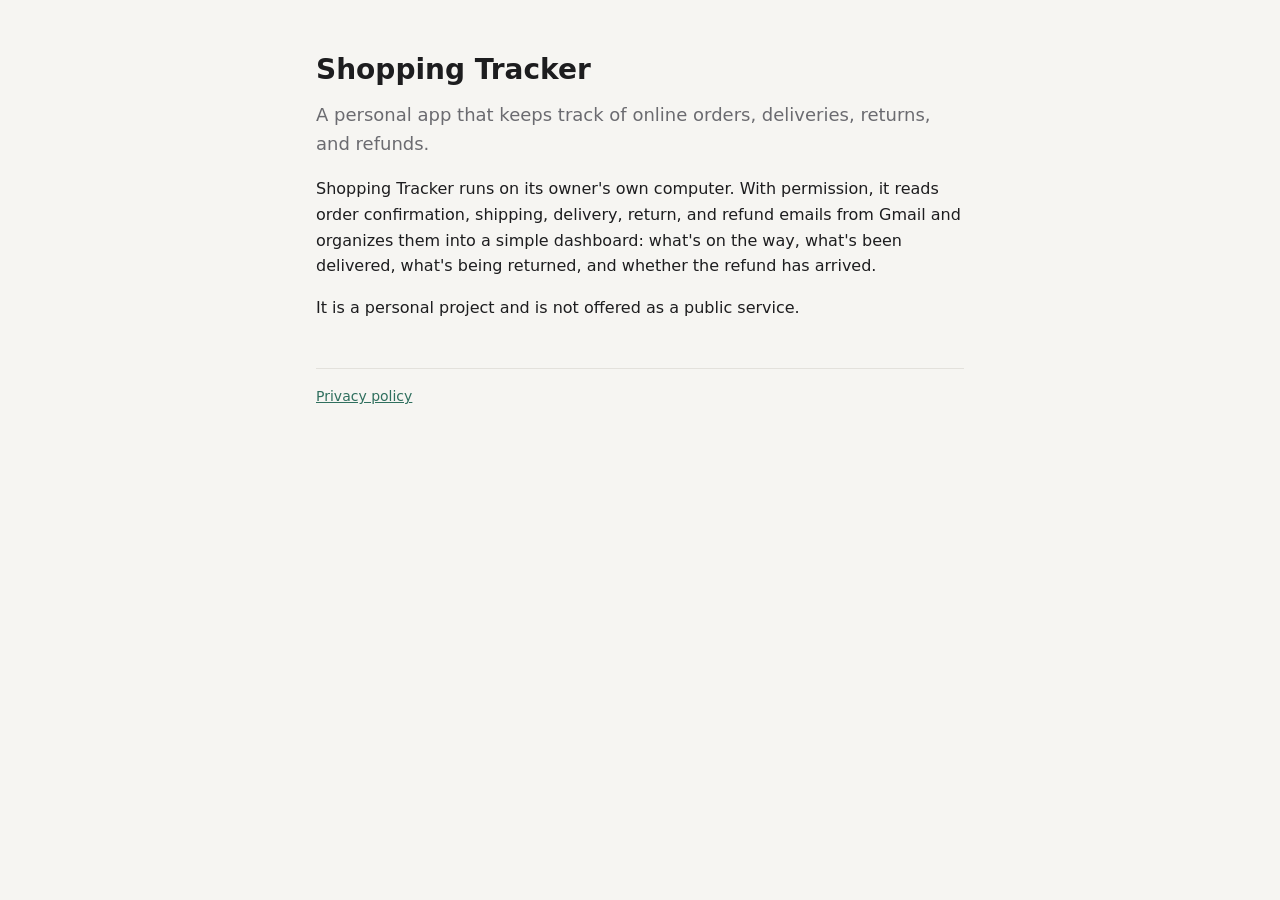
<file: index.html>
<!doctype html>
<html lang="en">
<head>
<meta charset="utf-8">
<meta name="viewport" content="width=device-width, initial-scale=1">
<title>Shopping Tracker</title>
<link rel="stylesheet" href="style.css">
</head>
<body>
<main>
  <h1>Shopping Tracker</h1>
  <p class="lead">A personal app that keeps track of online orders, deliveries, returns, and refunds.</p>

  <p>Shopping Tracker runs on its owner's own computer. With permission, it reads order confirmation,
  shipping, delivery, return, and refund emails from Gmail and organizes them into a simple dashboard:
  what's on the way, what's been delivered, what's being returned, and whether the refund has arrived.</p>

  <p>It is a personal project and is not offered as a public service.</p>

  <footer><a href="privacy.html">Privacy policy</a></footer>
</main>
</body>
</html>
</file>
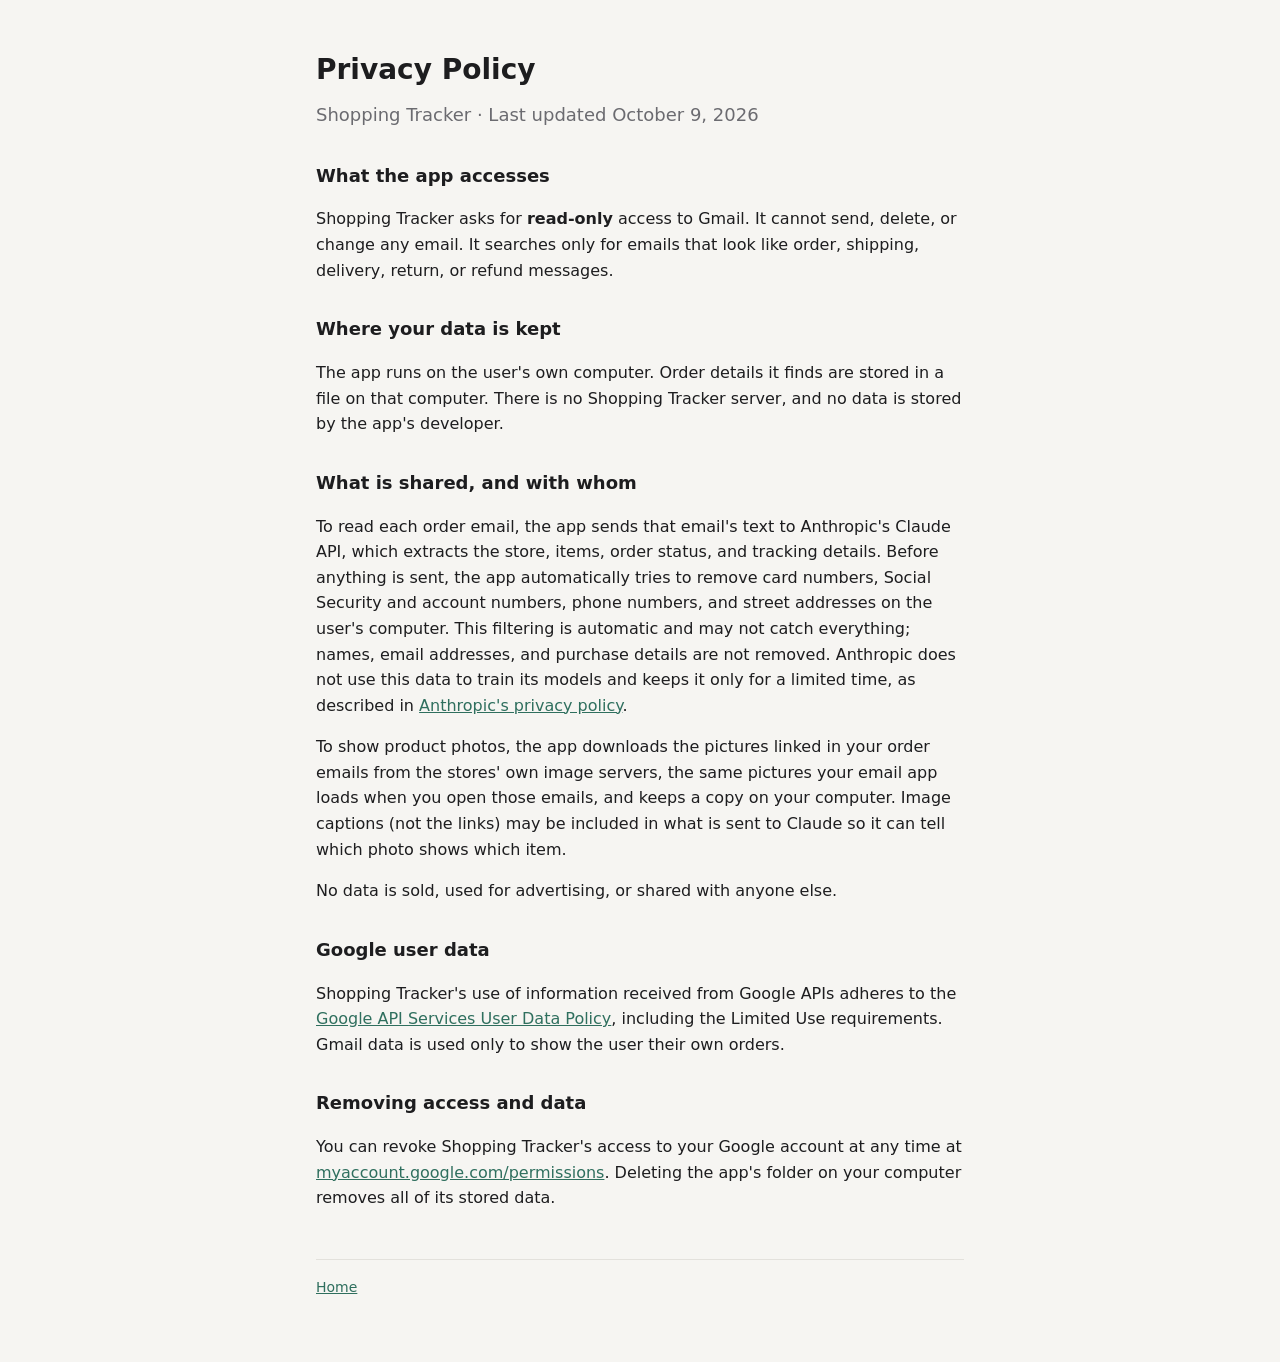
<file: privacy.html>
<!doctype html>
<html lang="en">
<head>
<meta charset="utf-8">
<meta name="viewport" content="width=device-width, initial-scale=1">
<title>Privacy Policy</title>
<link rel="stylesheet" href="style.css">
</head>
<body>
<main>
  <h1>Privacy Policy</h1>
  <p class="lead">Shopping Tracker · Last updated October 9, 2026</p>

  <h2>What the app accesses</h2>
  <p>Shopping Tracker asks for <strong>read-only</strong> access to Gmail. It cannot send, delete, or change
  any email. It searches only for emails that look like order, shipping, delivery, return, or refund messages.</p>

  <h2>Where your data is kept</h2>
  <p>The app runs on the user's own computer. Order details it finds are stored in a file on that computer.
  There is no Shopping Tracker server, and no data is stored by the app's developer.</p>

  <h2>What is shared, and with whom</h2>
  <p>To read each order email, the app sends that email's text to Anthropic's Claude API, which extracts the
  store, items, order status, and tracking details. Before anything is sent, the app automatically tries to remove card numbers,
  Social Security and account numbers, phone numbers, and street addresses on the user's computer.
  This filtering is automatic and may not catch everything; names, email addresses, and purchase details
  are not removed.
  Anthropic does not use this data to train its models and keeps it only for a limited time, as described in
  <a href="https://www.anthropic.com/legal/privacy">Anthropic's privacy policy</a>.</p>
  <p>To show product photos, the app downloads the pictures linked in your order emails from the stores' own image
  servers, the same pictures your email app loads when you open those emails, and keeps a copy on your computer.
  Image captions (not the links) may be included in what is sent to Claude so it can tell which photo shows which item.</p>
  <p>No data is sold, used for advertising, or shared with anyone else.</p>

  <h2>Google user data</h2>
  <p>Shopping Tracker's use of information received from Google APIs adheres to the
  <a href="https://developers.google.com/terms/api-services-user-data-policy">Google API Services User Data Policy</a>,
  including the Limited Use requirements. Gmail data is used only to show the user their own orders.</p>

  <h2>Removing access and data</h2>
  <p>You can revoke Shopping Tracker's access to your Google account at any time at
  <a href="https://myaccount.google.com/permissions">myaccount.google.com/permissions</a>.
  Deleting the app's folder on your computer removes all of its stored data.</p>

  <footer><a href="index.html">Home</a></footer>
</main>
</body>
</html>
</file>
<file: style.css>
:root { --bg:#f6f5f2; --surface:#fff; --text:#1d1d1f; --muted:#6b6b70; --border:#e3e1dc; --accent:#2f6f5e; }
@media (prefers-color-scheme: dark) { :root { --bg:#161618; --surface:#1f1f22; --text:#ececee; --muted:#9a9aa1; --border:#313136; --accent:#7cc4ab; } }
* { box-sizing: border-box; }
body { margin:0; background:var(--bg); color:var(--text); font:16px/1.6 system-ui,-apple-system,"Segoe UI",sans-serif; }
main { max-width:680px; margin:0 auto; padding:48px 16px 64px; }
h1 { font-size:28px; margin:0 0 8px; }
h2 { font-size:18px; margin:32px 0 8px; }
p, li { color:var(--text); }
.lead { color:var(--muted); font-size:18px; margin-top:0; }
a { color:var(--accent); }
footer { margin-top:48px; padding-top:16px; border-top:1px solid var(--border); color:var(--muted); font-size:14px; }
</file>
